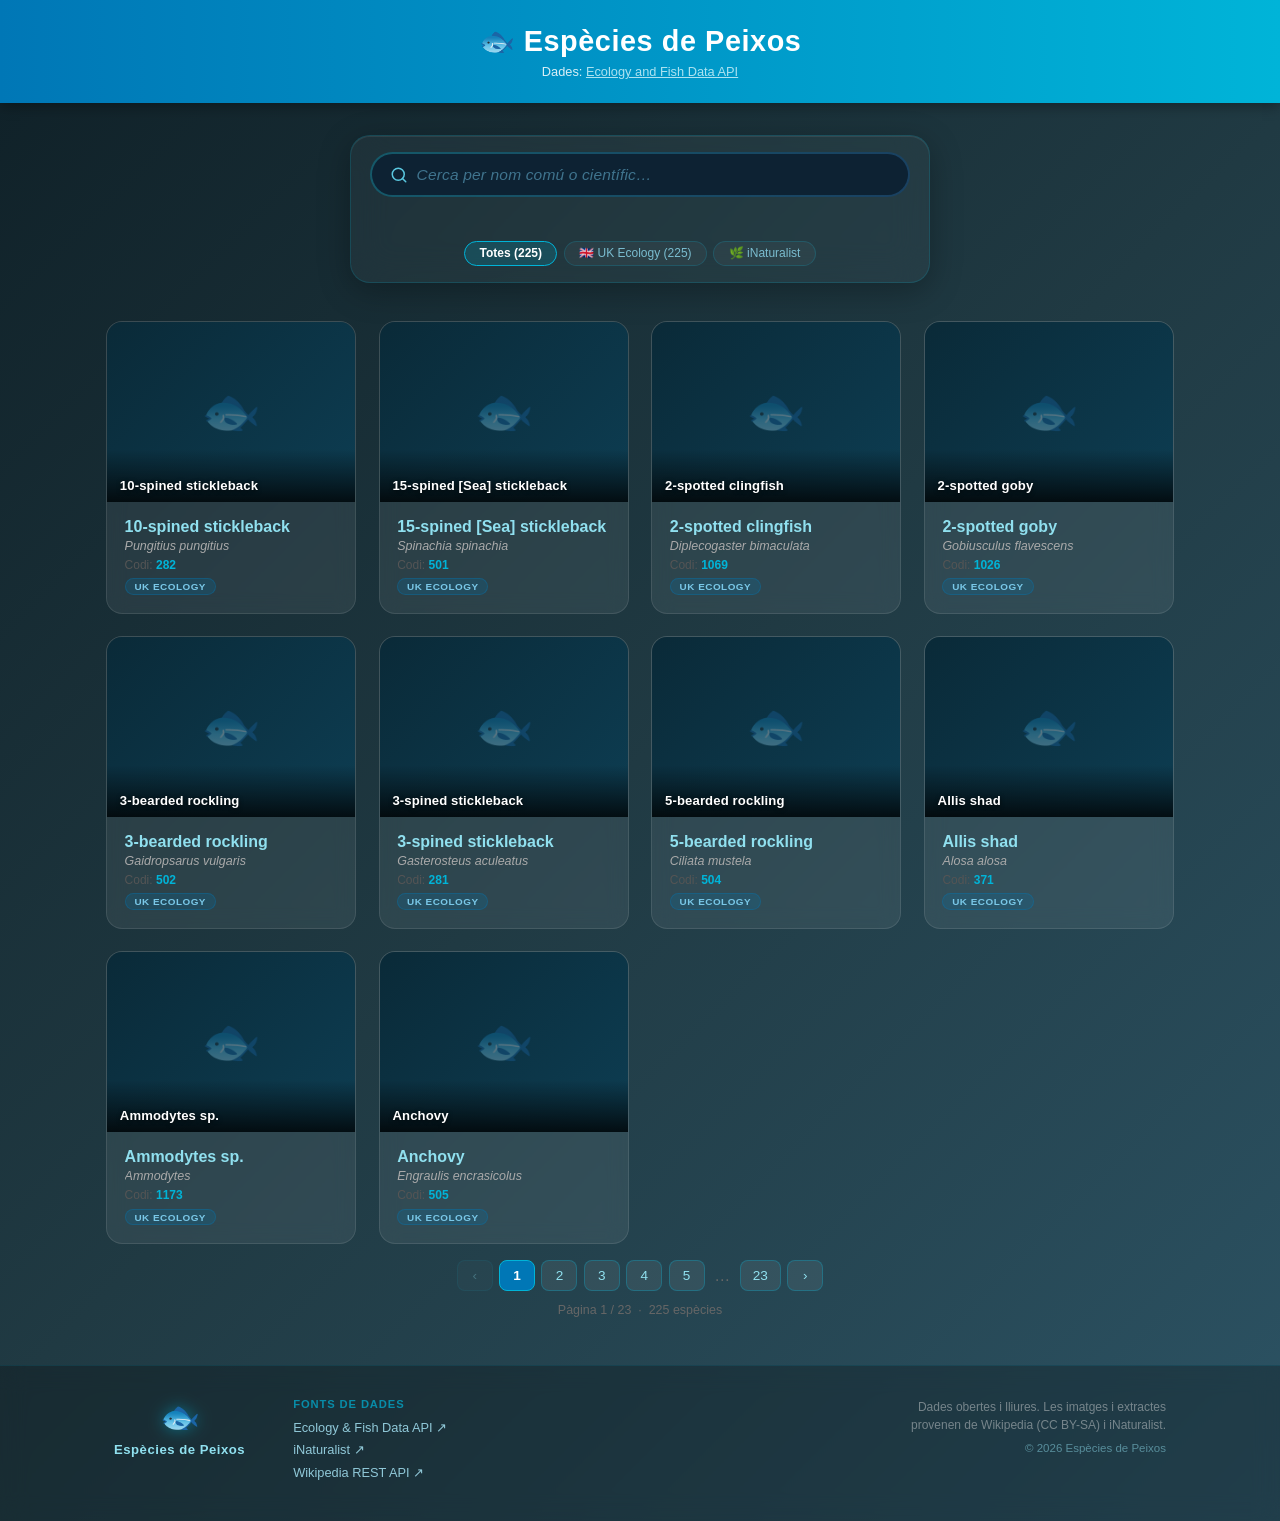
<file: index.html>
<!DOCTYPE html>
<html lang="ca">
<head>
    <meta charset="UTF-8">
    <meta name="viewport" content="width=device-width, initial-scale=1.0">
    <title>Espècies de Peixos — Ecology &amp; Fish Data API</title>
    <link rel="stylesheet" href="styles-fish.css">
</head>
<body>
    <header>
        <h1>🐟 Espècies de Peixos</h1>
        <p class="api-badge">Dades: <a href="https://environment.data.gov.uk/ecology/api/v1/index.html" target="_blank" rel="noopener">Ecology and Fish Data API</a></p>
    </header>

    <div class="search-section">
        <div class="search-glass">
            <div class="search-field-wrap" id="search-field-wrap">
                <svg class="search-icon" viewBox="0 0 24 24" fill="none" stroke="currentColor" stroke-width="2" stroke-linecap="round" stroke-linejoin="round" aria-hidden="true">
                    <circle cx="11" cy="11" r="8"/><line x1="21" y1="21" x2="16.65" y2="16.65"/>
                </svg>
                <input
                    type="search"
                    id="species-search"
                    class="species-search"
                    placeholder="Cerca per nom comú o científic…"
                    aria-label="Cerca espècies per nom"
                    autocomplete="off"
                    spellcheck="false"
                />
                <button class="search-clear" id="search-clear" aria-label="Esborrar cerca" hidden>
                    <svg viewBox="0 0 24 24" fill="none" stroke="currentColor" stroke-width="2.5" stroke-linecap="round" aria-hidden="true">
                        <line x1="18" y1="6" x2="6" y2="18"/><line x1="6" y1="6" x2="18" y2="18"/>
                    </svg>
                </button>
            </div>
            <span id="search-count" class="search-count" aria-live="polite"></span>
            <div class="source-filter" id="source-filter" role="group" aria-label="Filtrar per font">
                <button class="source-btn active" data-source="">Totes</button>
                <button class="source-btn" data-source="UK Ecology">🇬🇧 UK Ecology</button>
                <button class="source-btn" data-source="iNaturalist">🌿 iNaturalist</button>
            </div>
        </div>
    </div>

    <div id="loading" class="loading">
        <div class="spinner"></div>
        <p>Carregant espècies des de l'API…</p>
    </div>

    <main id="fish-container"></main>

    <nav id="pagination" class="pagination" aria-label="Paginació"></nav>

    <!-- Modal de detall d'espècie -->
    <div id="modal-overlay" class="modal-overlay hidden" role="dialog" aria-modal="true" aria-labelledby="modal-title">
        <div class="modal">
            <button class="modal-close" id="modal-close" aria-label="Tancar">&#x2715;</button>
            <div id="modal-content"></div>
        </div>
    </div>

    <script src="fish-data.js"></script>
    <script src="script-fish.js"></script>

    <footer class="site-footer">
        <div class="footer-inner">
            <div class="footer-brand">
                <span class="footer-logo">🐟</span>
                <span class="footer-title">Espècies de Peixos</span>
            </div>
            <div class="footer-sources">
                <p class="footer-label">Fonts de dades</p>
                <ul>
                    <li><a href="https://environment.data.gov.uk/ecology/api/v1/index.html" target="_blank" rel="noopener">Ecology &amp; Fish Data API ↗</a></li>
                    <li><a href="https://www.inaturalist.org" target="_blank" rel="noopener">iNaturalist ↗</a></li>
                    <li><a href="https://en.wikipedia.org" target="_blank" rel="noopener">Wikipedia REST API ↗</a></li>
                </ul>
            </div>
            <div class="footer-note">
                <p>Dades obertes i lliures. Les imatges i extractes provenen de Wikipedia (CC BY-SA) i iNaturalist.</p>
                <p class="footer-year">&copy; <span id="footer-year"></span> Espècies de Peixos</p>
            </div>
        </div>
    </footer>

    <script>document.getElementById('footer-year').textContent = new Date().getFullYear();</script>
</html>
</file>
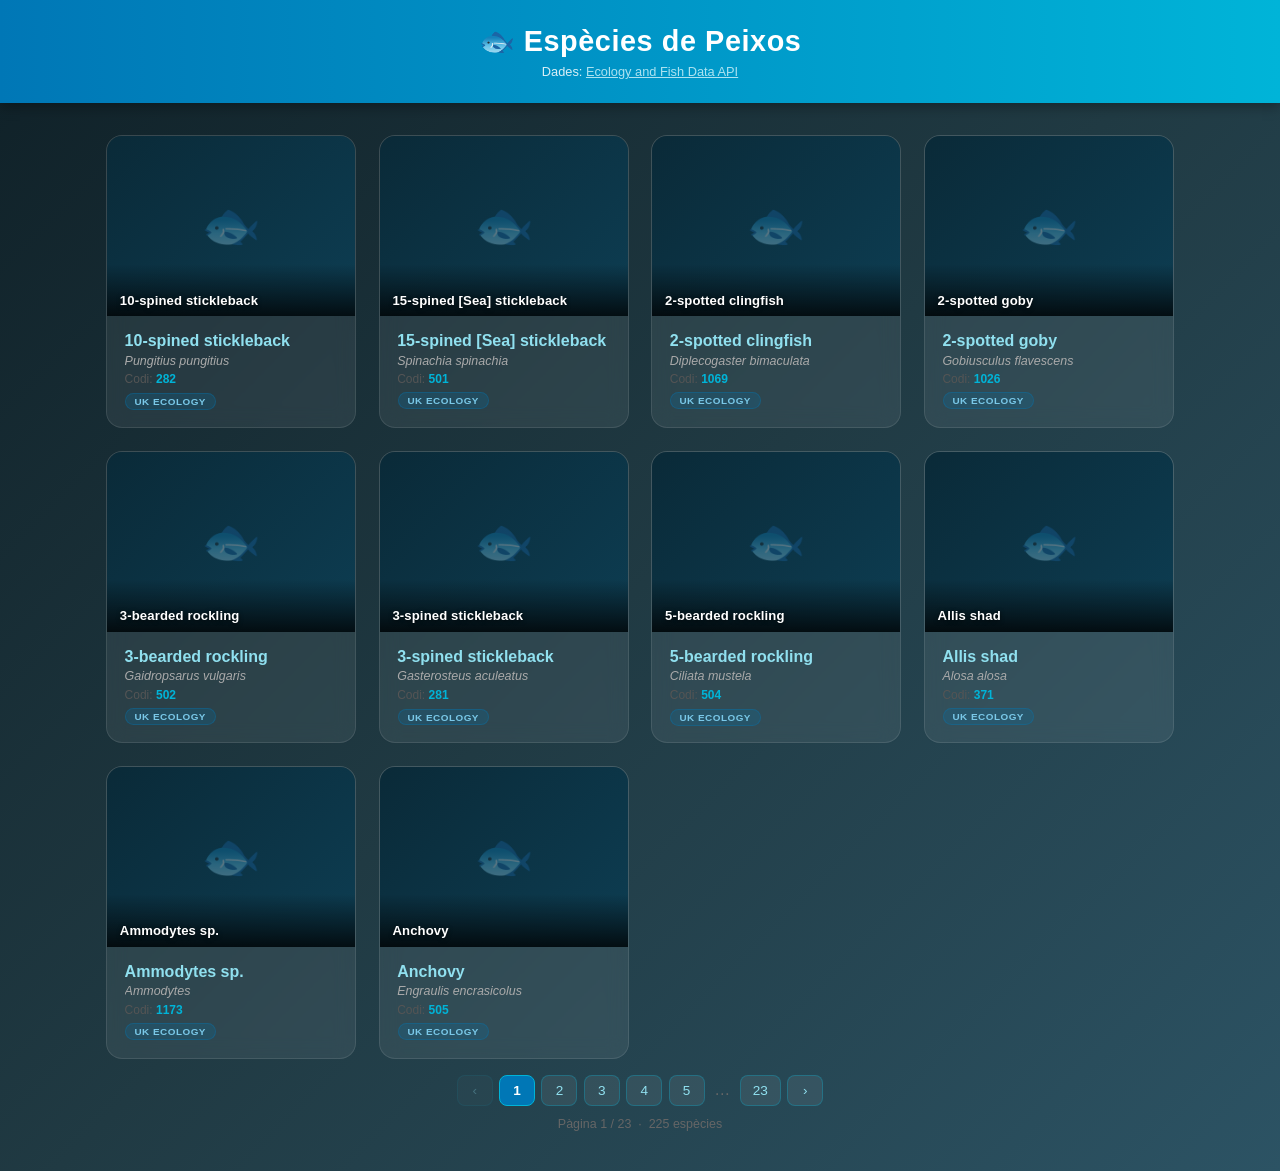
<file: peixos-acuari.html>
<!DOCTYPE html>
<html lang="ca">
<head>
    <meta charset="UTF-8">
    <meta name="viewport" content="width=device-width, initial-scale=1.0">
    <title>Espècies de Peixos — Ecology &amp; Fish Data API</title>
    <link rel="stylesheet" href="styles-fish.css">
</head>
<body>
    <header>
        <h1>🐟 Espècies de Peixos</h1>
        <p class="api-badge">Dades: <a href="https://environment.data.gov.uk/ecology/api/v1/index.html" target="_blank" rel="noopener">Ecology and Fish Data API</a></p>
    </header>

    <div id="loading" class="loading">
        <div class="spinner"></div>
        <p>Carregant espècies des de l'API…</p>
    </div>

    <main id="fish-container"></main>

    <nav id="pagination" class="pagination" aria-label="Paginació"></nav>

    <!-- Modal de detall d'espècie -->
    <div id="modal-overlay" class="modal-overlay hidden" role="dialog" aria-modal="true" aria-labelledby="modal-title">
        <div class="modal">
            <button class="modal-close" id="modal-close" aria-label="Tancar">&#x2715;</button>
            <div id="modal-content"></div>
        </div>
    </div>

    <script src="fish-data.js"></script>
    <script src="script-fish.js"></script>
</body>
</html>
</file>
<file: styles-fish.css>
* {
    margin: 0;
    padding: 0;
    box-sizing: border-box;
}

body {
    font-family: 'Segoe UI', Tahoma, Geneva, Verdana, sans-serif;
    background: linear-gradient(135deg, #0f2027, #203a43, #2c5364);
    color: #e0e0e0;
    min-height: 100vh;
}

/* ── Header ─────────────────────────────────────────────────── */

header {
    background: linear-gradient(90deg, #0077b6, #00b4d8);
    color: white;
    padding: 1.5rem;
    text-align: center;
    box-shadow: 0 4px 12px rgba(0, 0, 0, 0.3);
}

header h1 {
    font-size: 1.8rem;
    letter-spacing: 0.02em;
}

.api-badge {
    margin-top: 0.4rem;
    font-size: 0.8rem;
    opacity: 0.85;
}

.api-badge a {
    color: #caf0f8;
    text-decoration: underline;
}

/* ── Search bar ──────────────────────────────────────────────── */

.search-section {
    display: flex;
    justify-content: center;
    padding: 2rem 1rem 0.4rem;
}

/* Glassmorphism card */
.search-glass {
    width: 100%;
    max-width: 580px;
    display: flex;
    flex-direction: column;
    align-items: center;
    gap: 0.6rem;
    background: rgba(255, 255, 255, 0.04);
    border: 1px solid rgba(0, 180, 216, 0.18);
    border-radius: 20px;
    padding: 1rem 1.2rem;
    backdrop-filter: blur(18px);
    -webkit-backdrop-filter: blur(18px);
    box-shadow:
        0 8px 32px rgba(0, 0, 0, 0.28),
        inset 0 1px 0 rgba(255, 255, 255, 0.08);
    transition: box-shadow 0.3s, border-color 0.3s;
}

.search-glass:focus-within {
    border-color: rgba(0, 180, 216, 0.55);
    box-shadow:
        0 0 0 3px rgba(0, 180, 216, 0.12),
        0 8px 40px rgba(0, 180, 216, 0.18),
        inset 0 1px 0 rgba(255, 255, 255, 0.1);
}

/* Animated gradient border via pseudo-element */
.search-field-wrap {
    position: relative;
    width: 100%;
    border-radius: 999px;
    padding: 2px;
    background: linear-gradient(120deg, rgba(0,180,216,0.3), rgba(0,77,166,0.3), rgba(0,180,216,0.3));
    background-size: 200% 200%;
    animation: gradientShift 4s ease infinite;
    transition: background 0.3s;
}

.search-field-wrap:focus-within {
    background: linear-gradient(120deg, #00b4d8, #0077b6, #48cae4);
    background-size: 200% 200%;
    animation: gradientShift 2.5s ease infinite;
}

@keyframes gradientShift {
    0%   { background-position: 0% 50%; }
    50%  { background-position: 100% 50%; }
    100% { background-position: 0% 50%; }
}

/* Inner row: icon + input + clear btn */
.search-field-wrap > * {
    position: relative;
    z-index: 1;
}

.search-field-inner {
    display: flex;
    align-items: center;
    background: #0d2233;
    border-radius: 999px;
    overflow: hidden;
}

/* Rebuild inner bg by wrapping children in a div — done via CSS on the parent */
.search-field-wrap {
    display: flex;
    align-items: center;
    gap: 0;
}

/* Actual inner surface */
.search-field-wrap::after {
    content: '';
    position: absolute;
    inset: 2px;
    border-radius: 999px;
    background: #0d2233;
    z-index: 0;
}

.search-icon {
    position: relative;
    z-index: 1;
    flex-shrink: 0;
    width: 18px;
    height: 18px;
    color: #5ac8e0;
    margin-left: 1.1rem;
    pointer-events: none;
    transition: color 0.25s;
}

.search-field-wrap:focus-within .search-icon {
    color: #00d4ff;
}

.species-search {
    position: relative;
    z-index: 1;
    flex: 1;
    padding: 0.72rem 0.6rem 0.72rem 0.55rem;
    background: transparent;
    border: none;
    color: #e8f4f8;
    font-size: 0.97rem;
    font-family: inherit;
    letter-spacing: 0.01em;
    outline: none;
    caret-color: #00b4d8;
}

.species-search::placeholder {
    color: rgba(90, 160, 190, 0.65);
    font-style: italic;
}

/* Remove default browser search cancel button */
.species-search::-webkit-search-cancel-button {
    display: none;
}

.search-clear {
    position: relative;
    z-index: 1;
    flex-shrink: 0;
    display: flex;
    align-items: center;
    justify-content: center;
    width: 28px;
    height: 28px;
    margin-right: 0.6rem;
    border: none;
    border-radius: 50%;
    background: rgba(0, 180, 216, 0.15);
    color: #90d8ef;
    cursor: pointer;
    transition: background 0.2s, color 0.2s, transform 0.15s;
    padding: 0;
}

.search-clear svg {
    width: 13px;
    height: 13px;
}

.search-clear:hover {
    background: rgba(0, 180, 216, 0.35);
    color: #fff;
    transform: scale(1.1);
}

.search-clear[hidden] {
    display: none;
}

/* Result count pill */
.search-count {
    display: inline-flex;
    align-items: center;
    padding: 0.2rem 0.75rem;
    border-radius: 999px;
    background: rgba(0, 180, 216, 0.1);
    border: 1px solid rgba(0, 180, 216, 0.2);
    color: #5ac8e0;
    font-size: 0.75rem;
    font-weight: 500;
    letter-spacing: 0.03em;
    min-height: 1.5rem;
    transition: opacity 0.2s;
}

.search-count:empty {
    opacity: 0;
    pointer-events: none;
}
/* ── Source filter ───────────────────────────────────────────── */

.source-filter {
    display: flex;
    gap: 0.4rem;
    flex-wrap: wrap;
    justify-content: center;
}

.source-btn {
    padding: 0.28rem 0.9rem;
    border-radius: 999px;
    border: 1px solid rgba(0, 180, 216, 0.2);
    background: rgba(255, 255, 255, 0.04);
    color: #7bbdd0;
    font-size: 0.75rem;
    font-family: inherit;
    cursor: pointer;
    transition: background 0.2s, border-color 0.2s, color 0.2s, transform 0.12s;
    white-space: nowrap;
}

.source-btn:hover {
    border-color: rgba(0, 180, 216, 0.5);
    color: #caf0f8;
    transform: translateY(-1px);
}

.source-btn.active {
    background: rgba(0, 180, 216, 0.18);
    border-color: #00b4d8;
    color: #fff;
    font-weight: 600;
}

/* ── Source badge (cards & modal) ───────────────────────── */

.source-badge {
    display: inline-block;
    margin-top: 0.4rem;
    padding: 0.12rem 0.55rem;
    border-radius: 999px;
    font-size: 0.62rem;
    font-weight: 700;
    letter-spacing: 0.05em;
    text-transform: uppercase;
    vertical-align: middle;
}

.source-badge--uk-ecology {
    background: rgba(0, 119, 182, 0.2);
    color: #7ac8e8;
    border: 1px solid rgba(0, 119, 182, 0.35);
}

.source-badge--inaturalist {
    background: rgba(80, 180, 100, 0.15);
    color: #7ee8a0;
    border: 1px solid rgba(80, 180, 100, 0.3);
}

.source-badge--local {
    background: rgba(150, 100, 255, 0.15);
    color: #c0a0ff;
    border: 1px solid rgba(150, 100, 255, 0.3);
}
/* ── Loading ─────────────────────────────────────────────────── */

.loading {
    display: flex;
    flex-direction: column;
    align-items: center;
    gap: 1rem;
    padding: 4rem 1rem;
    color: #90e0ef;
    font-size: 1rem;
}

.spinner {
    width: 44px;
    height: 44px;
    border: 4px solid rgba(0, 180, 216, 0.2);
    border-top-color: #00b4d8;
    border-radius: 50%;
    animation: spin 0.8s linear infinite;
}

.spinner.small {
    width: 18px;
    height: 18px;
    border-width: 3px;
    display: inline-block;
    vertical-align: middle;
    margin-right: 0.4rem;
}

@keyframes spin {
    to { transform: rotate(360deg); }
}

.error-msg {
    color: #ff6b6b;
    text-align: center;
    padding: 1rem;
}

/* ── Grid de tarjetas ────────────────────────────────────────── */

main {
    max-width: 1100px;
    margin: 2rem auto 1rem;
    padding: 0 1rem;
    display: grid;
    grid-template-columns: repeat(auto-fill, minmax(240px, 1fr));
    gap: 1.4rem;
}

/* ── Tarjeta ─────────────────────────────────────────────────── */

.card {
    background: rgba(255, 255, 255, 0.07);
    border-radius: 16px;
    border: 1px solid rgba(255, 255, 255, 0.1);
    backdrop-filter: blur(10px);
    overflow: hidden;
    cursor: pointer;
    transition: transform 0.25s, box-shadow 0.25s, background 0.25s;
    outline: none;
    display: flex;
    flex-direction: column;
}

.card:hover,
.card:focus {
    transform: translateY(-6px) scale(1.02);
    background: rgba(0, 180, 216, 0.1);
    box-shadow: 0 10px 28px rgba(0, 180, 216, 0.22);
    border-color: rgba(0, 180, 216, 0.35);
}

/* ── Imagen de la tarjeta ────────────────────────────────────── */

.card-img-wrap {
    position: relative;
    width: 100%;
    height: 180px;
    overflow: hidden;
    background: linear-gradient(135deg, #0a2a38, #0d3d52);
    flex-shrink: 0;
}

.card-img-placeholder {
    position: absolute;
    inset: 0;
    display: flex;
    align-items: center;
    justify-content: center;
    font-size: 3rem;
    opacity: 0.35;
    animation: pulse 2s ease-in-out infinite;
}

@keyframes pulse {
    0%, 100% { opacity: 0.25; }
    50%       { opacity: 0.45; }
}

.card-img {
    display: none;
    width: 100%;
    height: 100%;
    object-fit: cover;
    transition: transform 0.35s;
}

.card:hover .card-img {
    transform: scale(1.07);
}

.card-img-label {
    position: absolute;
    bottom: 0;
    left: 0;
    right: 0;
    padding: 1.8rem 0.8rem 0.55rem;
    background: linear-gradient(transparent, rgba(0, 0, 0, 0.78));
    color: #fff;
    font-size: 0.82rem;
    font-weight: 600;
    letter-spacing: 0.01em;
    text-shadow: 0 1px 4px rgba(0, 0, 0, 0.7);
    white-space: nowrap;
    overflow: hidden;
    text-overflow: ellipsis;
    pointer-events: none;
}

/* ── Contenido de la tarjeta ─────────────────────────────────── */

.card-content {
    padding: 1rem 1.1rem 1.1rem;
    flex: 1;
}

.card-content h2 {
    font-size: 1rem;
    font-weight: 600;
    color: #90e0ef;
    white-space: nowrap;
    overflow: hidden;
    text-overflow: ellipsis;
    margin-bottom: 0.2rem;
}

.card-content .scientific-name {
    font-style: italic;
    font-size: 0.78rem;
    color: #aaa;
    margin-bottom: 0.3rem;
    white-space: nowrap;
    overflow: hidden;
    text-overflow: ellipsis;
}

.card-content .species-code {
    font-size: 0.75rem;
    color: #555;
}

.card-content .species-code strong {
    color: #00b4d8;
}

/* ── Paginació ───────────────────────────────────────────────── */

.pagination {
    max-width: 1100px;
    margin: 0.5rem auto 2.5rem;
    padding: 0 1rem;
    display: flex;
    align-items: center;
    justify-content: center;
    flex-wrap: wrap;
    gap: 0.4rem;
}

.pagination button {
    background: rgba(255, 255, 255, 0.07);
    color: #90e0ef;
    border: 1px solid rgba(0, 180, 216, 0.3);
    border-radius: 8px;
    padding: 0.45rem 0.75rem;
    font-size: 0.85rem;
    cursor: pointer;
    transition: background 0.2s, border-color 0.2s, color 0.2s;
    min-width: 36px;
}

.pagination button:hover:not(:disabled) {
    background: rgba(0, 180, 216, 0.2);
    border-color: #00b4d8;
    color: #fff;
}

.pagination button.active {
    background: #0077b6;
    border-color: #00b4d8;
    color: #fff;
    font-weight: 700;
    cursor: default;
}

.pagination button:disabled {
    opacity: 0.3;
    cursor: not-allowed;
}

.pagination .ellipsis {
    color: #666;
    padding: 0 0.2rem;
    font-size: 1rem;
    line-height: 1;
}

.pagination .page-info {
    width: 100%;
    text-align: center;
    font-size: 0.78rem;
    color: #666;
    margin-top: 0.3rem;
}

/* ── Footer ──────────────────────────────────────────────── */

.site-footer {
    margin-top: 3rem;
    border-top: 1px solid rgba(0, 180, 216, 0.12);
    background: rgba(0, 0, 0, 0.25);
    backdrop-filter: blur(12px);
    -webkit-backdrop-filter: blur(12px);
}

.footer-inner {
    max-width: 1100px;
    margin: 0 auto;
    padding: 2rem 1.5rem 2.5rem;
    display: grid;
    grid-template-columns: auto 1fr auto;
    gap: 2rem 3rem;
    align-items: start;
}

.footer-brand {
    display: flex;
    flex-direction: column;
    align-items: center;
    gap: 0.4rem;
}

.footer-logo {
    font-size: 2rem;
    filter: drop-shadow(0 0 8px rgba(0, 180, 216, 0.5));
    animation: pulse 3s ease-in-out infinite;
}

.footer-title {
    font-size: 0.82rem;
    font-weight: 600;
    color: #90e0ef;
    letter-spacing: 0.04em;
    white-space: nowrap;
}

.footer-sources .footer-label {
    font-size: 0.7rem;
    font-weight: 700;
    text-transform: uppercase;
    letter-spacing: 0.08em;
    color: rgba(0, 180, 216, 0.7);
    margin-bottom: 0.5rem;
}

.footer-sources ul {
    list-style: none;
    display: flex;
    flex-direction: column;
    gap: 0.3rem;
}

.footer-sources a {
    font-size: 0.8rem;
    color: #90c8d8;
    text-decoration: none;
    transition: color 0.2s;
}

.footer-sources a:hover {
    color: #caf0f8;
    text-decoration: underline;
}

.footer-note {
    text-align: right;
    display: flex;
    flex-direction: column;
    gap: 0.4rem;
}

.footer-note p {
    font-size: 0.75rem;
    color: rgba(224, 224, 224, 0.45);
    max-width: 260px;
    line-height: 1.5;
}

.footer-year {
    font-size: 0.72rem !important;
    color: rgba(144, 224, 239, 0.5) !important;
}

@media (max-width: 640px) {
    .footer-inner {
        grid-template-columns: 1fr;
        text-align: center;
    }
    .footer-brand { align-items: center; }
    .footer-note  { text-align: center; align-items: center; }
    .footer-note p { max-width: 100%; }
    .footer-sources ul { align-items: center; }
}

.modal-overlay {
    position: fixed;
    inset: 0;
    background: rgba(0, 0, 0, 0.7);
    backdrop-filter: blur(4px);
    z-index: 1000;
    display: flex;
    align-items: center;
    justify-content: center;
    padding: 1rem;
}

.modal-overlay.hidden {
    display: none;
}

/* ── Modal box ───────────────────────────────────────────────── */

.modal {
    background: linear-gradient(160deg, #0d2d3d, #112d3e);
    border: 1px solid rgba(0, 180, 216, 0.3);
    border-radius: 18px;
    width: 100%;
    max-width: 700px;
    max-height: 88vh;
    overflow-y: auto;
    position: relative;
    padding: 2rem 2rem 1.8rem;
    box-shadow: 0 24px 60px rgba(0, 0, 0, 0.6);
    scrollbar-width: thin;
    scrollbar-color: #0077b6 transparent;
}

.modal::-webkit-scrollbar { width: 5px; }
.modal::-webkit-scrollbar-thumb { background: #0077b6; border-radius: 4px; }

.modal-close {
    position: absolute;
    top: 1rem;
    right: 1.1rem;
    background: none;
    border: none;
    color: #888;
    font-size: 1.4rem;
    cursor: pointer;
    line-height: 1;
    transition: color 0.2s;
}

.modal-close:hover {
    color: #fff;
}

/* ── Modal hero (imagen + nombre) ───────────────────────────── */

.modal-hero {
    display: flex;
    gap: 1.2rem;
    align-items: flex-start;
    margin-bottom: 1.6rem;
}

.modal-hero-img-wrap {
    position: relative;
    flex-shrink: 0;
    width: 150px;
    height: 130px;
    border-radius: 12px;
    overflow: hidden;
    background: linear-gradient(135deg, #0a2a38, #0d3d52);
    border: 1px solid rgba(0, 180, 216, 0.2);
}

.modal-hero-placeholder {
    position: absolute;
    inset: 0;
    display: flex;
    align-items: center;
    justify-content: center;
    font-size: 2.8rem;
    opacity: 0.3;
}

.modal-hero-img {
    display: none;
    width: 100%;
    height: 100%;
    object-fit: cover;
}

.modal-hero-info {
    flex: 1;
    min-width: 0;
}

.modal-hero-info h2 {
    font-size: 1.35rem;
    color: #90e0ef;
    line-height: 1.25;
    margin-bottom: 0.3rem;
}

.modal-hero-info .scientific-name {
    font-size: 0.88rem;
    color: #aaa;
    margin-bottom: 0.5rem;
}

.modal-extract {
    font-size: 0.82rem;
    line-height: 1.55;
    color: #bbb;
    display: -webkit-box;
    -webkit-line-clamp: 5;
    -webkit-box-orient: vertical;
    overflow: hidden;
}

@media (max-width: 500px) {
    .modal-hero {
        flex-direction: column;
    }
    .modal-hero-img-wrap {
        width: 100%;
        height: 180px;
    }
}

/* ── Taula d'especificacions ─────────────────────────────────── */

.spec-table {
    width: 100%;
    border-collapse: collapse;
    margin-bottom: 1.8rem;
    font-size: 0.88rem;
}

.spec-table th,
.spec-table td {
    padding: 0.55rem 0.75rem;
    border-bottom: 1px solid rgba(255, 255, 255, 0.07);
    text-align: left;
}

.spec-table th {
    color: #666;
    font-weight: 500;
    width: 38%;
    white-space: nowrap;
}

.spec-table td {
    color: #ccc;
}

.spec-table td a {
    color: #00b4d8;
    text-decoration: none;
    font-size: 0.82rem;
}

.spec-table td a:hover { text-decoration: underline; }

.spec-table code {
    background: rgba(0, 180, 216, 0.1);
    padding: 0.1rem 0.4rem;
    border-radius: 4px;
    font-size: 0.85rem;
    color: #90e0ef;
}

/* ── Secció d'observacions ───────────────────────────────────── */

.obs-title {
    font-size: 1rem;
    color: #90e0ef;
    margin-bottom: 0.9rem;
    padding-bottom: 0.4rem;
    border-bottom: 1px solid rgba(0, 180, 216, 0.2);
}

.obs-loading {
    color: #00b4d8;
    font-size: 0.9rem;
    padding: 0.5rem 0;
    display: flex;
    align-items: center;
}

.obs-count {
    font-size: 0.8rem;
    color: #666;
    margin-bottom: 0.7rem;
}

.no-data {
    color: #666;
    font-size: 0.88rem;
    font-style: italic;
    padding: 0.5rem 0;
}

/* ── Taula d'observacions ────────────────────────────────────── */

.obs-scroll {
    overflow-x: auto;
    border-radius: 8px;
    border: 1px solid rgba(255, 255, 255, 0.07);
}

.obs-table {
    width: 100%;
    border-collapse: collapse;
    font-size: 0.78rem;
    white-space: nowrap;
}

.obs-table thead th {
    background: rgba(0, 119, 182, 0.25);
    color: #90e0ef;
    padding: 0.5rem 0.7rem;
    text-align: left;
    font-weight: 600;
    text-transform: capitalize;
    position: sticky;
    top: 0;
}

.obs-table tbody tr {
    border-bottom: 1px solid rgba(255, 255, 255, 0.05);
    transition: background 0.15s;
}

.obs-table tbody tr:hover {
    background: rgba(0, 180, 216, 0.06);
}

.obs-table tbody td {
    padding: 0.45rem 0.7rem;
    color: #bbb;
    max-width: 200px;
    overflow: hidden;
    text-overflow: ellipsis;
}
</file>
